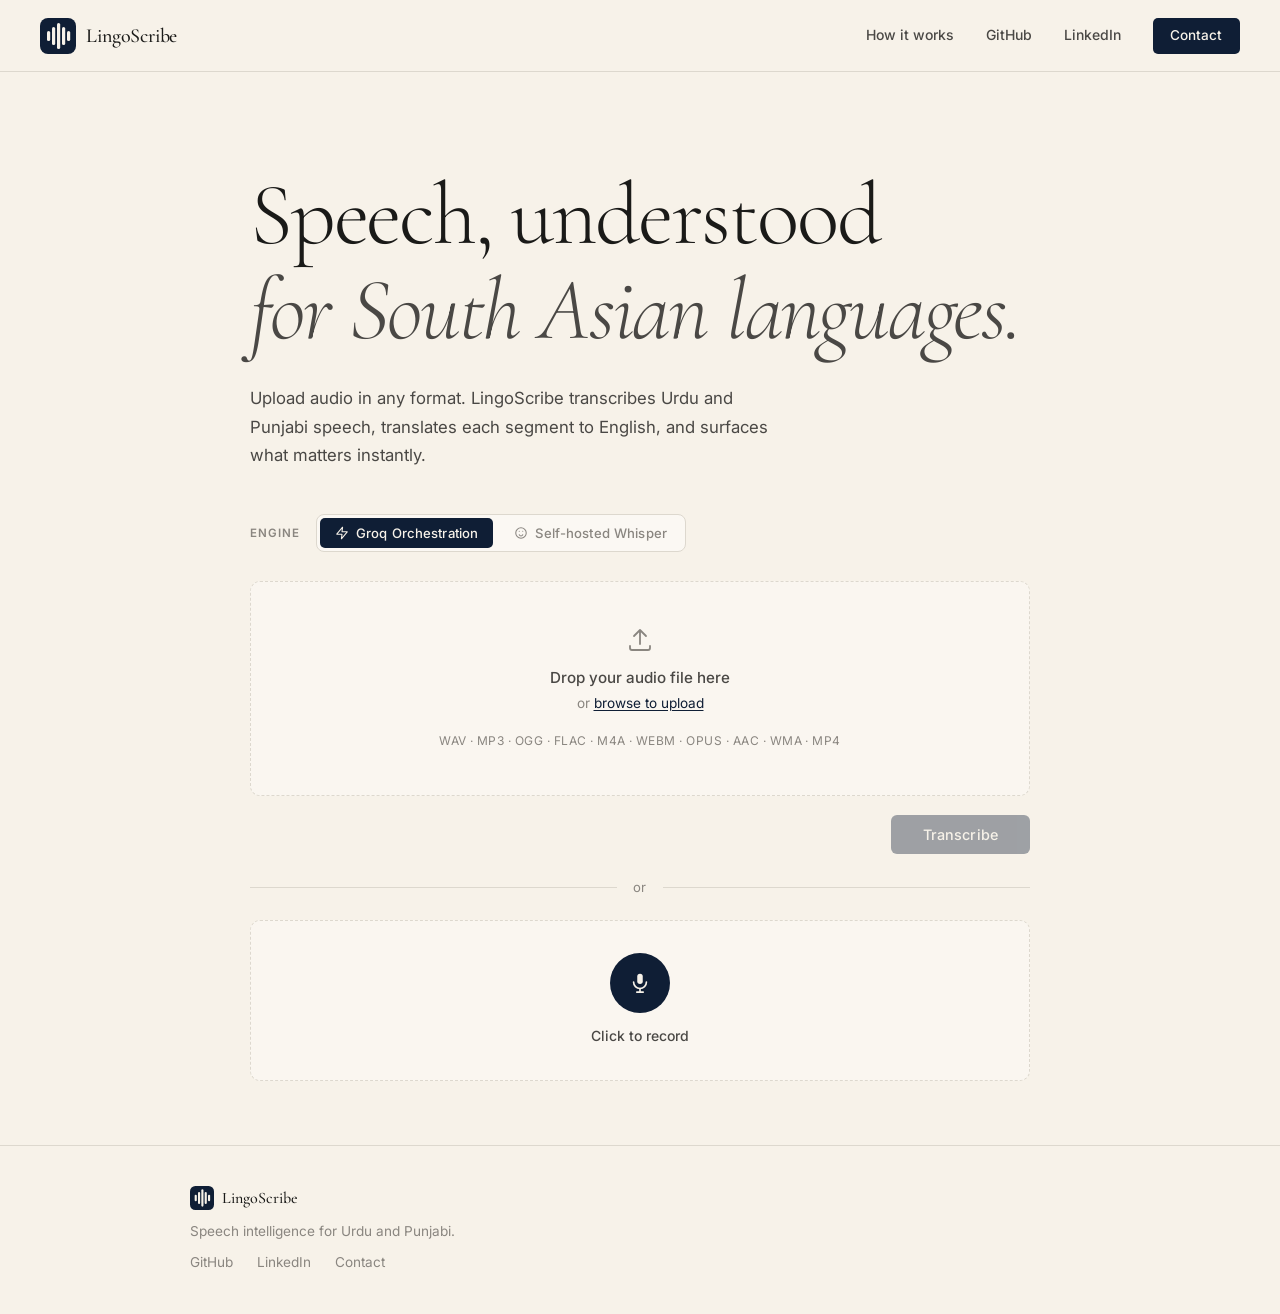
<file: index.html>
<!DOCTYPE html>
<html lang="en">
<head>
  <meta charset="UTF-8" />
  <meta name="viewport" content="width=device-width, initial-scale=1.0" />
  <title>LingoScribe: AI Speech to Text for Urdu and Punjabi</title>

  <!-- Primary SEO -->
  <meta name="description" content="Free Urdu and Punjabi speech-to-text. Transcribe audio instantly, get English translation per segment, and surface AI insights. Upload any format or record live in your browser." />
  <meta name="keywords" content="urdu speech to text, punjabi speech to text, urdu transcription, urdu audio to text, urdu voice recognition, punjabi transcription online, south asian speech recognition, urdu translation ai, pakistani language ai, audio transcription urdu, speech recognition punjabi, urdu nlp" />
  <meta name="author" content="Muhammad Farhan" />
  <meta name="robots" content="index, follow" />
  <meta name="theme-color" content="#0F1E35" />
  <meta name="application-name" content="LingoScribe" />
  <link rel="canonical" href="https://lingoscribe-frontend.vercel.app/" />

  <!-- Open Graph -->
  <meta property="og:type" content="website" />
  <meta property="og:site_name" content="LingoScribe" />
  <meta property="og:title" content="LingoScribe: AI Speech to Text for Urdu and Punjabi" />
  <meta property="og:description" content="Transcribe Urdu and Punjabi audio to text, translate each segment to English, and get AI-powered insights. Free, no signup, works in the browser." />
  <meta property="og:url" content="https://lingoscribe-frontend.vercel.app/" />
  <meta property="og:image" content="https://lingoscribe-frontend.vercel.app/og-image.svg" />
  <meta property="og:image:width" content="1200" />
  <meta property="og:image:height" content="630" />
  <meta property="og:image:alt" content="LingoScribe: AI Speech to Text for Urdu and Punjabi" />
  <meta property="og:locale" content="en_US" />

  <!-- Twitter Card -->
  <meta name="twitter:card" content="summary_large_image" />
  <meta name="twitter:title" content="LingoScribe: AI Speech to Text for Urdu and Punjabi" />
  <meta name="twitter:description" content="Transcribe Urdu and Punjabi audio instantly. English translation per segment, AI insights, and live recording. All free in your browser." />
  <meta name="twitter:image" content="https://lingoscribe-frontend.vercel.app/og-image.svg" />
  <meta name="twitter:image:alt" content="LingoScribe: AI Speech to Text for Urdu and Punjabi" />
  <meta name="twitter:creator" content="@muhmdfarhan0" />

  <!-- Structured Data -->
  <script type="application/ld+json">
  {
    "@context": "https://schema.org",
    "@type": "WebApplication",
    "name": "LingoScribe",
    "url": "https://lingoscribe-frontend.vercel.app/",
    "description": "AI-powered speech transcription and translation for Urdu and Punjabi. Converts audio to text, translates to English per segment, and generates insights using Groq Whisper and LLM.",
    "applicationCategory": "MultimediaApplication",
    "operatingSystem": "Web",
    "browserRequirements": "Requires a modern browser with JavaScript enabled",
    "featureList": [
      "Urdu speech to text",
      "Punjabi speech to text",
      "Audio to English translation",
      "Real-time microphone recording",
      "AI-generated insights",
      "Transcript Q&A"
    ],
    "inLanguage": ["ur", "pa", "en"],
    "author": {
      "@type": "Person",
      "name": "Muhammad Farhan",
      "url": "https://www.farhanai.online",
      "sameAs": [
        "https://github.com/muhmdfarhan0",
        "https://www.linkedin.com/in/muhammad-farhan07567"
      ]
    },
    "offers": {
      "@type": "Offer",
      "price": "0",
      "priceCurrency": "USD"
    },
    "potentialAction": {
      "@type": "Action",
      "name": "Transcribe Audio",
      "target": "https://lingoscribe-frontend.vercel.app/"
    }
  }
  </script>

  <link rel="icon" type="image/svg+xml" href="/favicon.svg" />
  <link rel="preconnect" href="https://fonts.googleapis.com" />
  <link rel="preconnect" href="https://fonts.gstatic.com" crossorigin />
  <link href="https://fonts.googleapis.com/css2?family=Cormorant+Garamond:ital,wght@0,300;0,400;0,500;0,600;1,300;1,400;1,500&family=Inter:wght@300;400;500;600&display=swap" rel="stylesheet" />
  <link rel="stylesheet" href="style.css" />
</head>
<body>

  <!-- NAV -->
  <nav>
    <a href="/" class="nav-brand">
      <svg class="logo-mark" width="36" height="36" viewBox="0 0 36 36" fill="none" xmlns="http://www.w3.org/2000/svg">
        <rect width="36" height="36" rx="8" fill="#0F1E35"/>
        <rect x="7"  y="13" width="3.2" height="10" rx="1.6" fill="#F7F2E9"/>
        <rect x="12" y="9"  width="3.2" height="18" rx="1.6" fill="#F7F2E9"/>
        <rect x="17" y="5"  width="3.2" height="26" rx="1.6" fill="#F7F2E9"/>
        <rect x="22" y="9"  width="3.2" height="18" rx="1.6" fill="#F7F2E9"/>
        <rect x="27" y="13" width="3.2" height="10" rx="1.6" fill="#F7F2E9"/>
      </svg>
      <span class="wordmark">LingoScribe</span>
    </a>
    <div class="nav-links">
      <a href="/how-it-works.html">How it works</a>
      <a href="https://github.com/muhmdfarhan0" target="_blank" rel="noopener">GitHub</a>
      <a href="https://www.linkedin.com/in/muhammad-farhan07567" target="_blank" rel="noopener">LinkedIn</a>
      <a href="https://www.farhanai.online/contact" target="_blank" rel="noopener" class="nav-cta">Contact</a>
    </div>
  </nav>

  <!-- HERO -->
  <section class="hero">
    <div class="hero-inner">
      <h1 class="hero-heading">
        Speech, understood
        <em class="hero-sub">for South Asian languages.</em>
      </h1>
      <p class="hero-desc">
        Upload audio in any format. LingoScribe transcribes Urdu and Punjabi speech, 
        translates each segment to English, and surfaces what matters instantly.
      </p>

      <!-- ENGINE SELECTOR -->
      <div class="engine-selector">
        <span class="engine-selector-label">Engine</span>
        <div class="engine-pills">
          <button class="engine-pill active" data-engine="groq" type="button">
            <svg width="14" height="14" viewBox="0 0 24 24" fill="none">
              <path d="M13 2L3 14h9l-1 8 10-12h-9l1-8z" stroke="currentColor" stroke-width="1.8" stroke-linejoin="round"/>
            </svg>
            Groq Orchestration
          </button>
          <button class="engine-pill" data-engine="hf" type="button">
            <svg width="14" height="14" viewBox="0 0 24 24" fill="none">
              <circle cx="12" cy="12" r="9" stroke="currentColor" stroke-width="1.8"/>
              <path d="M9 9h.01M15 9h.01M9 15s1 2 3 2 3-2 3-2" stroke="currentColor" stroke-width="1.8" stroke-linecap="round"/>
            </svg>
            Self-hosted Whisper
          </button>
        </div>
      </div>
      <div class="engine-notice hidden" id="engineNotice">
        Self-hosted mode - transcription only. Translation and AI insights are not available in this mode.
      </div>

      <!-- UPLOAD ZONE -->
      <div class="upload-zone" id="uploadZone">
        <svg width="28" height="28" viewBox="0 0 28 28" fill="none">
          <path d="M14 4v14M8 10l6-6 6 6" stroke="currentColor" stroke-width="1.8" stroke-linecap="round" stroke-linejoin="round"/>
          <path d="M4 20v2a2 2 0 002 2h16a2 2 0 002-2v-2" stroke="currentColor" stroke-width="1.8" stroke-linecap="round"/>
        </svg>
        <div class="upload-text">
          <span class="upload-primary">Drop your audio file here</span>
          <span class="upload-secondary">or <label for="audioFile" class="file-browse">browse to upload</label></span>
        </div>
        <div class="upload-formats">WAV · MP3 · OGG · FLAC · M4A · WEBM · OPUS · AAC · WMA · MP4</div>
        <input
          type="file"
          id="audioFile"
          accept="audio/*,video/mp4,video/webm,.mp4,.m4a,.mp3,.wav,.flac,.ogg,.opus,.wma,.aac,.aiff,.amr,.3gp,.caf"
        />
      </div>

      <div class="upload-actions">
        <span id="selectedFile" class="selected-file"></span>
        <button id="processBtn" disabled>Transcribe</button>
      </div>

      <div class="input-divider">or</div>

      <div class="record-section" id="recordSection">
        <button id="micBtn" class="mic-btn" type="button" title="Record audio">
          <svg id="micIcon" width="22" height="22" viewBox="0 0 24 24" fill="none" xmlns="http://www.w3.org/2000/svg">
            <rect x="9" y="2" width="6" height="11" rx="3" fill="currentColor"/>
            <path d="M5 11a7 7 0 0014 0" stroke="currentColor" stroke-width="1.8" stroke-linecap="round" fill="none"/>
            <line x1="12" y1="18" x2="12" y2="22" stroke="currentColor" stroke-width="1.8" stroke-linecap="round"/>
            <line x1="8.5" y1="22" x2="15.5" y2="22" stroke="currentColor" stroke-width="1.8" stroke-linecap="round"/>
          </svg>
          <svg id="stopIcon" class="hidden" width="18" height="18" viewBox="0 0 18 18" fill="currentColor" xmlns="http://www.w3.org/2000/svg">
            <rect x="3" y="3" width="12" height="12" rx="2"/>
          </svg>
        </button>
        <div class="record-meta">
          <span class="record-label" id="recordLabel">Click to record</span>
          <span class="record-timer hidden" id="recordTimer">0:00</span>
        </div>
      </div>

    </div>
  </section>

  <!-- STATUS -->
  <div id="statusBar" class="status-bar hidden">
    <div class="status-inner">
      <div class="wave-loader">
        <span></span><span></span><span></span><span></span><span></span>
      </div>
      <span id="statusText">Processing…</span>
    </div>
  </div>

  <!-- RESULTS -->
  <section id="resultsSection" class="results hidden">
    <div class="results-inner">

      <!-- META ROW -->
      <div class="meta-row">
        <div class="meta-pill">
          <span class="meta-label">Language</span>
          <span class="meta-value" id="metaLang">-</span>
        </div>
        <div class="meta-pill">
          <span class="meta-label">Segments</span>
          <span class="meta-value" id="metaSegments">-</span>
        </div>
        <div class="meta-pill">
          <span class="meta-label">Confidence</span>
          <span class="meta-value" id="metaConf">-</span>
        </div>
      </div>

      <!-- TRANSCRIPT TABLE -->
      <div class="section-label">Transcript</div>
      <div class="table-scroll">
        <table class="transcript-table">
          <thead>
            <tr id="tableHead"></tr>
          </thead>
          <tbody id="tableBody"></tbody>
        </table>
      </div>

      <!-- INSIGHTS -->
      <div id="insightsBlock" class="insights-block hidden">
        <div class="section-label">Insights</div>
        <div class="insights-grid">
          <div class="insight-card" id="cardSummary">
            <div class="insight-card-label">Summary</div>
            <div class="insight-card-body" id="insSummary"></div>
          </div>
          <div class="insight-card" id="cardTopics">
            <div class="insight-card-label">Key Topics</div>
            <ul class="topics-list" id="insTopics"></ul>
          </div>
          <div class="insight-card" id="cardTone">
            <div class="insight-card-label">Tone</div>
            <div class="insight-card-body" id="insTone"></div>
          </div>
          <div class="insight-card insight-card--wide" id="cardObs">
            <div class="insight-card-label">Observation</div>
            <div class="insight-card-body" id="insObs"></div>
          </div>
        </div>
      </div>

      <!-- ASK -->
      <div id="askBlock" class="ask-block hidden">
        <div class="section-label">Ask about this transcript</div>
        <div class="ask-row">
          <input type="text" id="askInput" class="ask-input" placeholder="What were the main points discussed?" />
          <button id="askBtn" class="ask-btn">Ask</button>
        </div>
        <div id="askAnswer" class="ask-answer hidden"></div>
      </div>

    </div>
  </section>

  <!-- ERROR -->
  <div id="errorBar" class="error-bar hidden">
    <span id="errorText"></span>
    <button onclick="document.getElementById('errorBar').classList.add('hidden')">Dismiss</button>
  </div>

  <!-- FOOTER -->
  <footer>
    <div class="footer-inner">
      <div class="footer-brand">
        <svg width="24" height="24" viewBox="0 0 36 36" fill="none">
          <rect width="36" height="36" rx="8" fill="#0F1E35"/>
          <rect x="7"  y="13" width="3.2" height="10" rx="1.6" fill="#F7F2E9"/>
          <rect x="12" y="9"  width="3.2" height="18" rx="1.6" fill="#F7F2E9"/>
          <rect x="17" y="5"  width="3.2" height="26" rx="1.6" fill="#F7F2E9"/>
          <rect x="22" y="9"  width="3.2" height="18" rx="1.6" fill="#F7F2E9"/>
          <rect x="27" y="13" width="3.2" height="10" rx="1.6" fill="#F7F2E9"/>
        </svg>
        <span>LingoScribe</span>
      </div>
      <p class="footer-desc">Speech intelligence for Urdu and Punjabi.</p>
      <div class="footer-links">
        <a href="https://github.com/muhmdfarhan0" target="_blank" rel="noopener">GitHub</a>
        <a href="https://www.linkedin.com/in/muhammad-farhan07567" target="_blank" rel="noopener">LinkedIn</a>
        <a href="https://www.farhanai.online/contact" target="_blank" rel="noopener">Contact</a>
      </div>
    </div>
  </footer>

  <script src="app.js"></script>
</body>
</html>
</file>
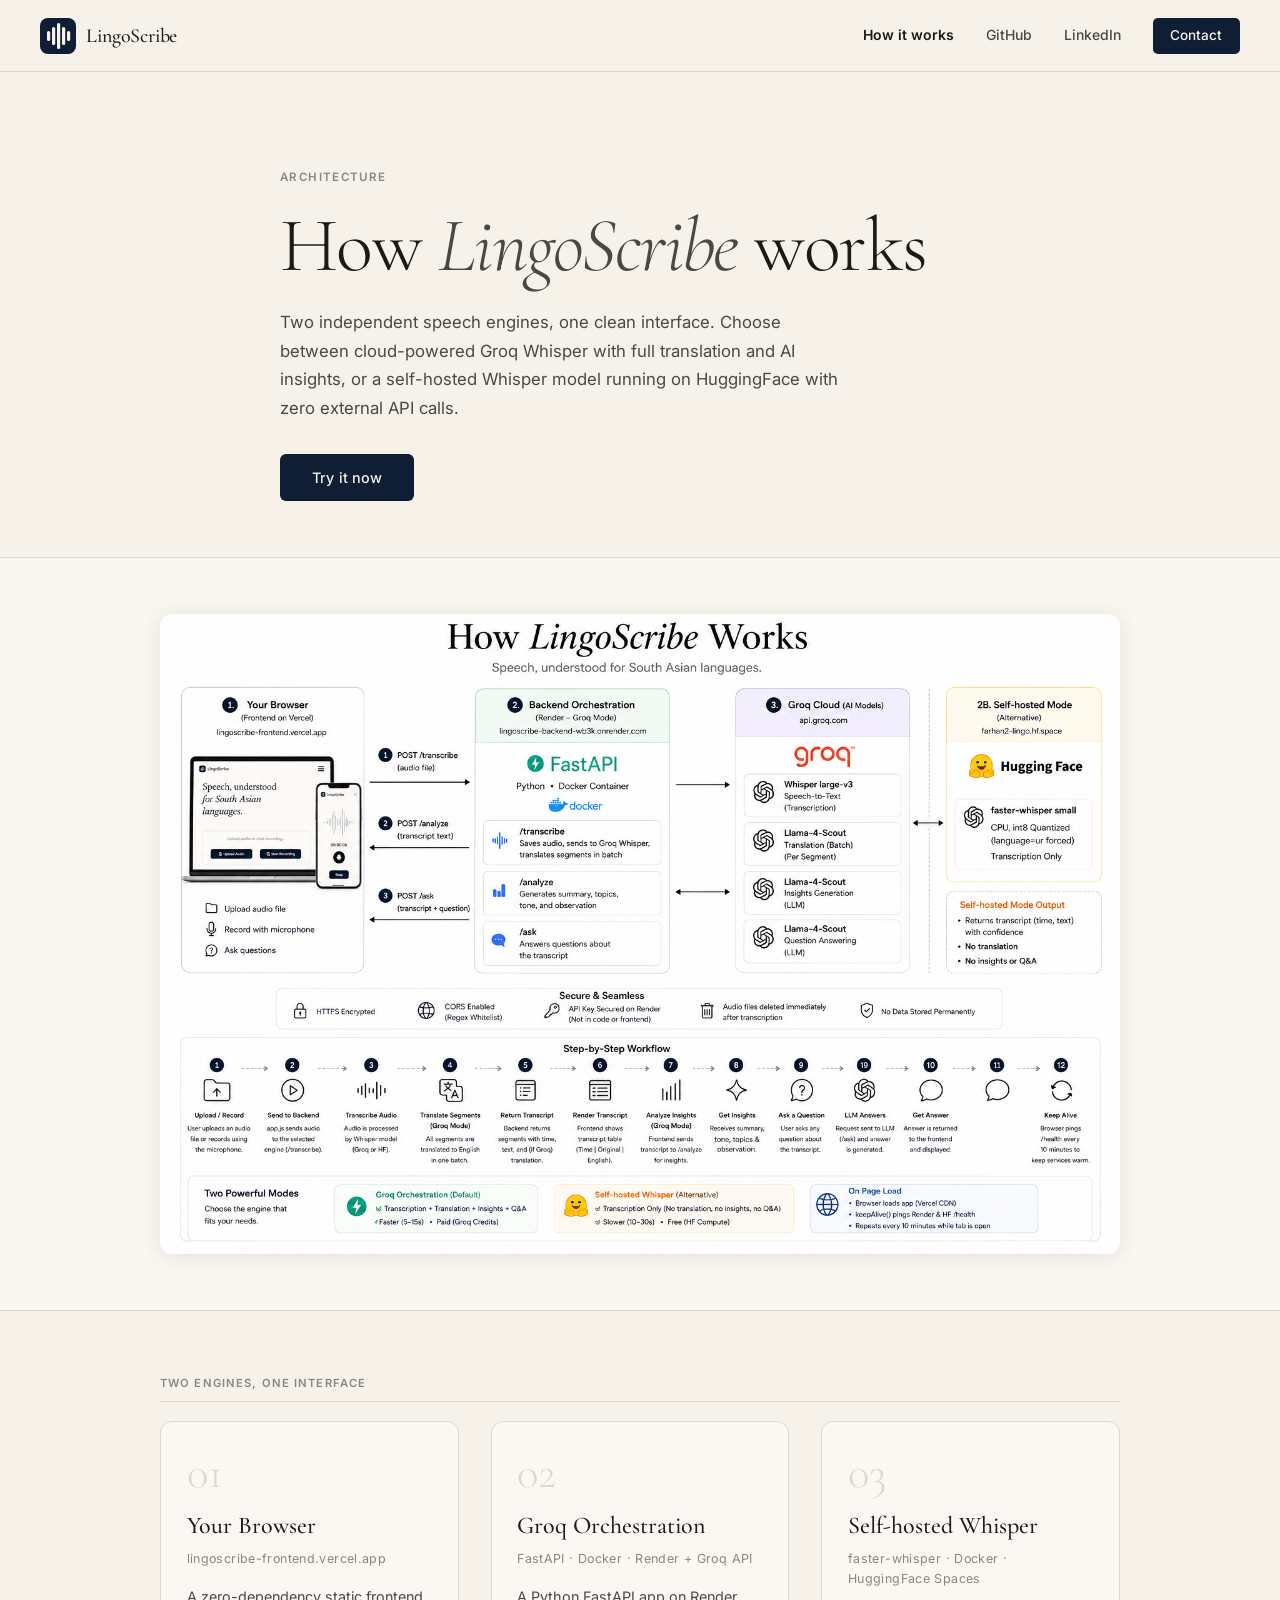
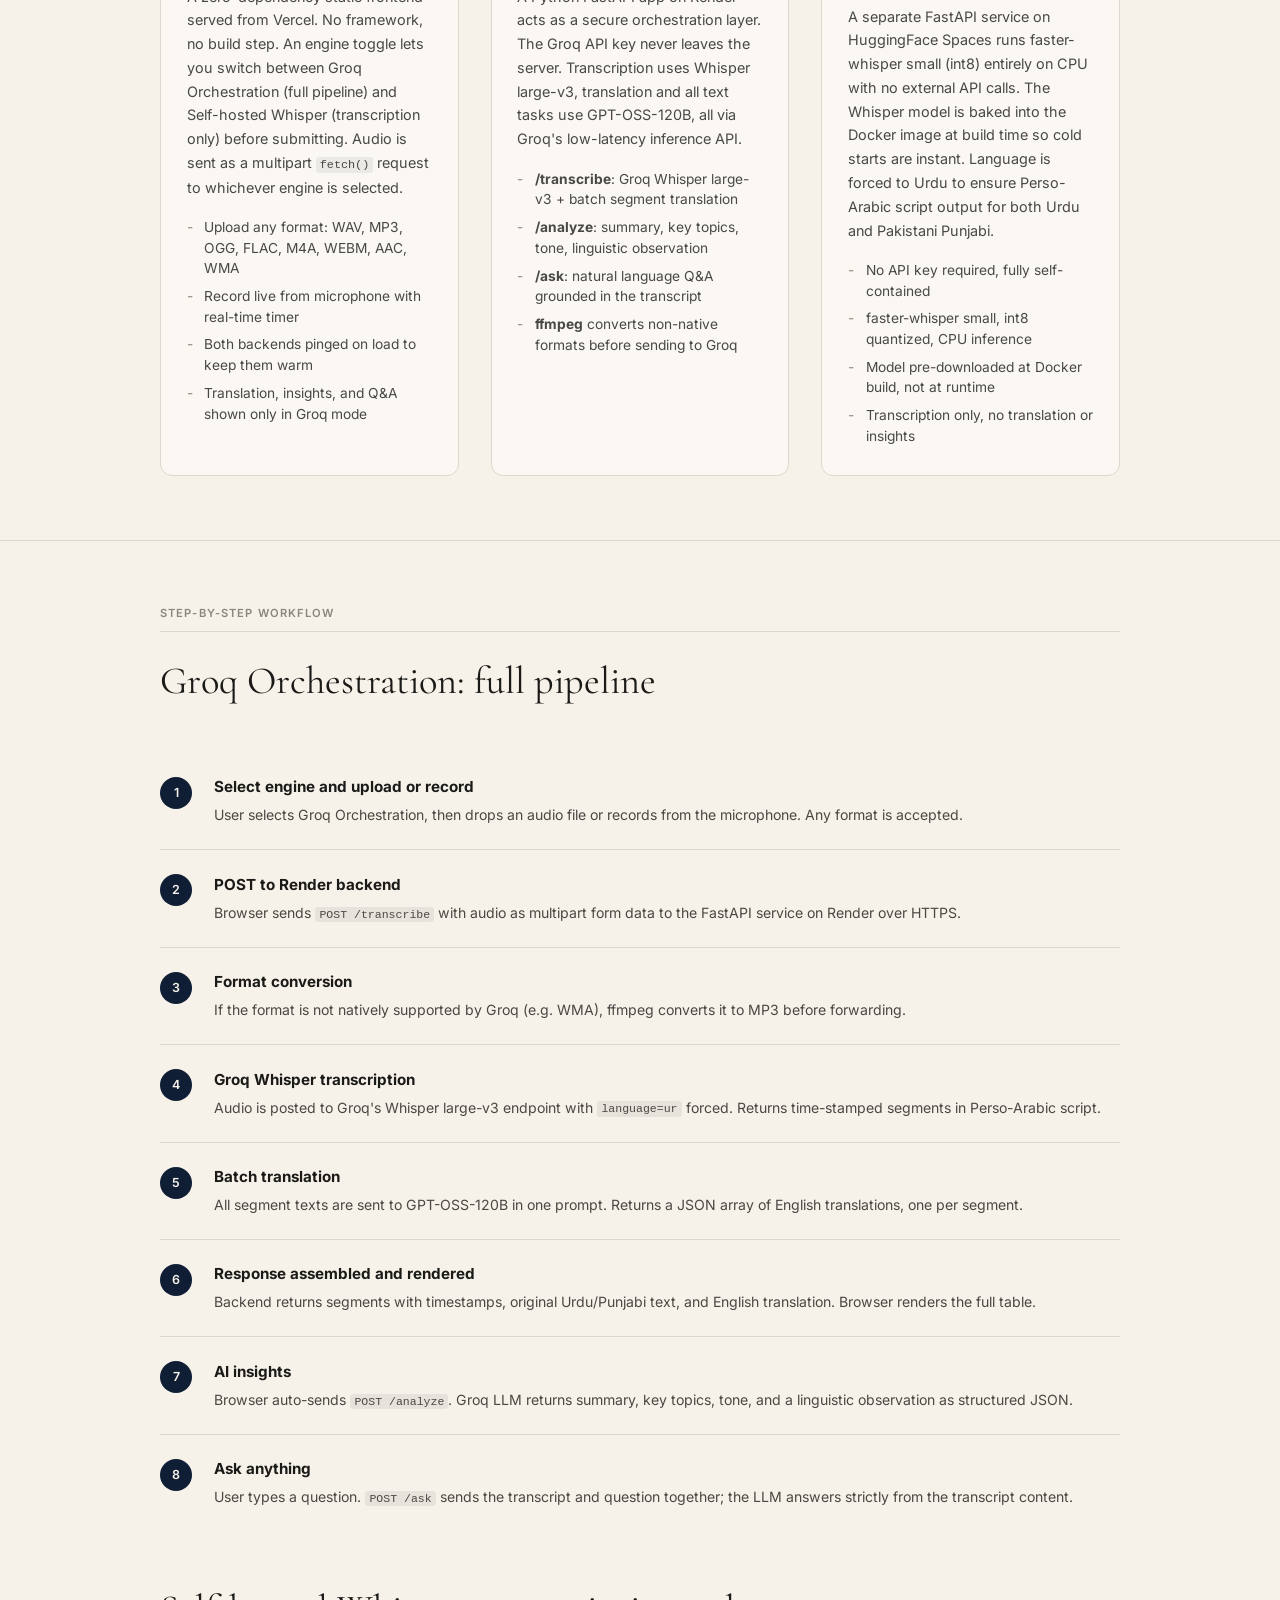
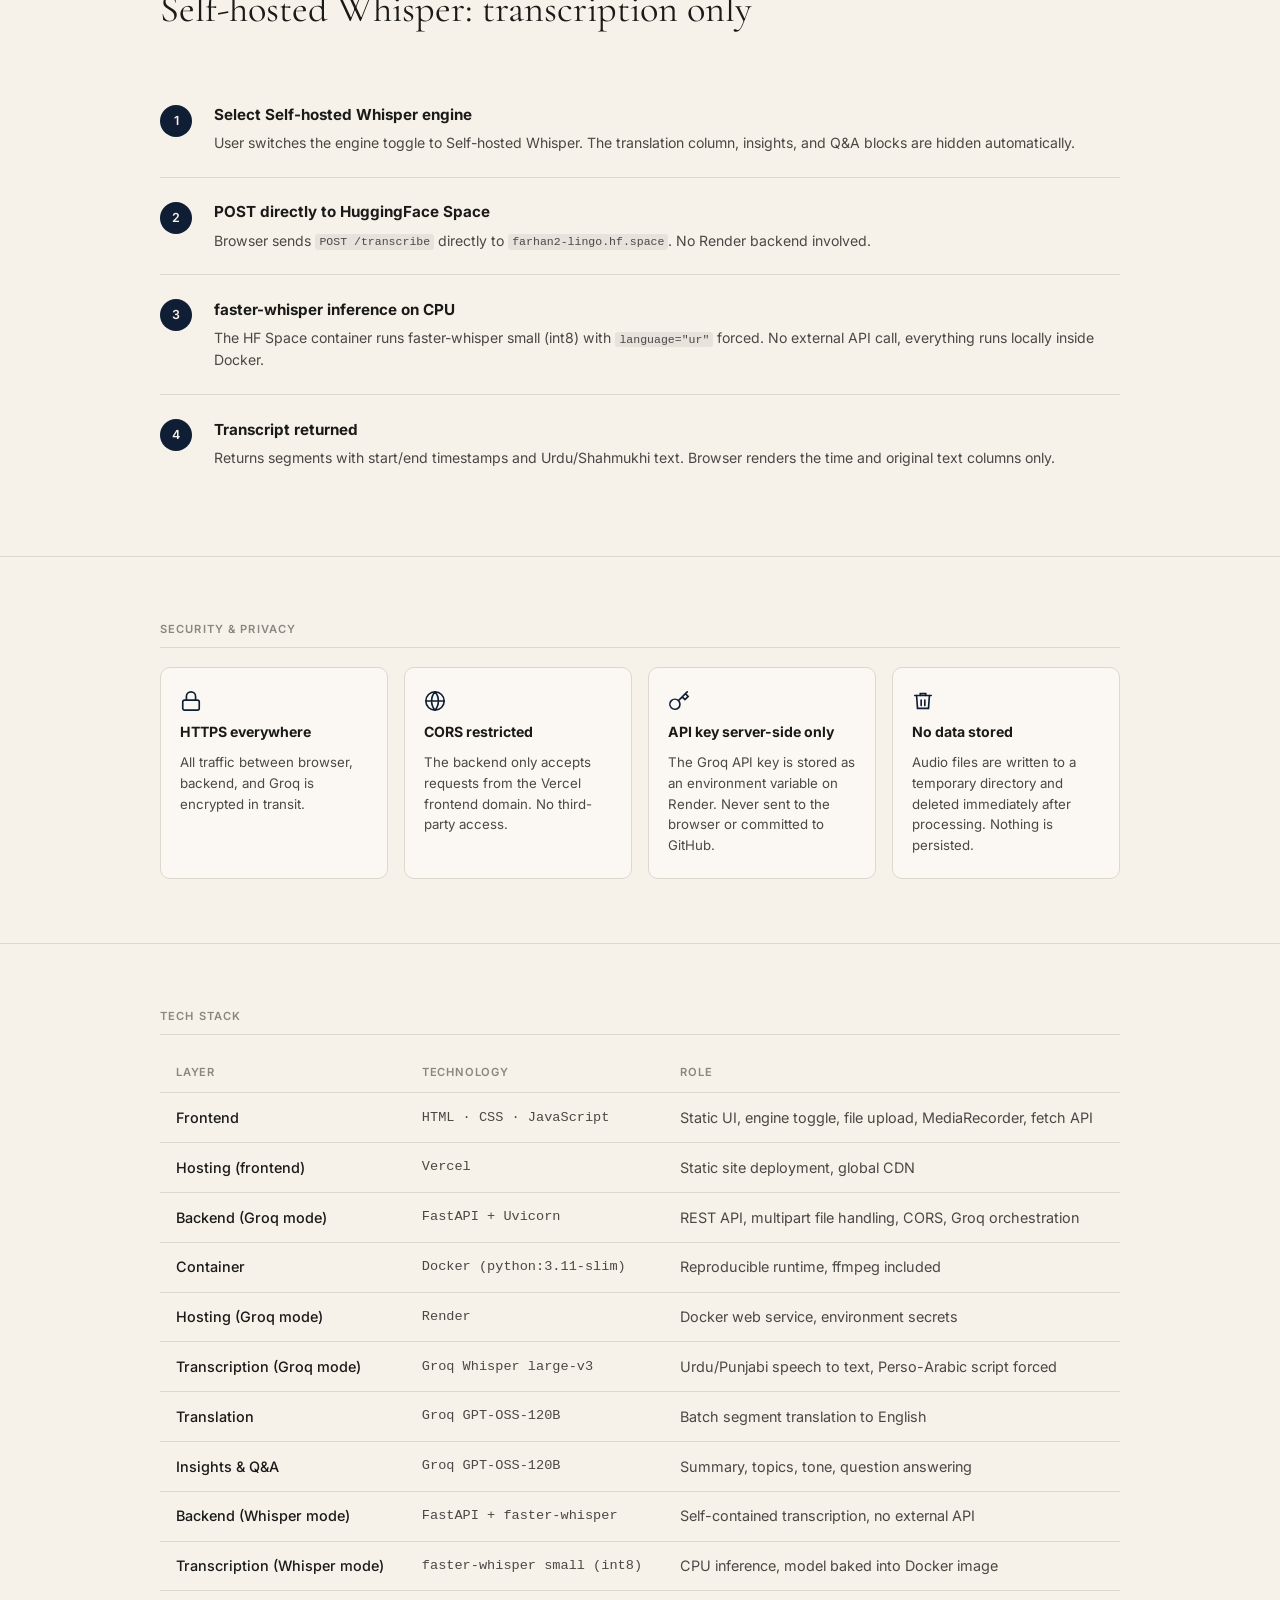
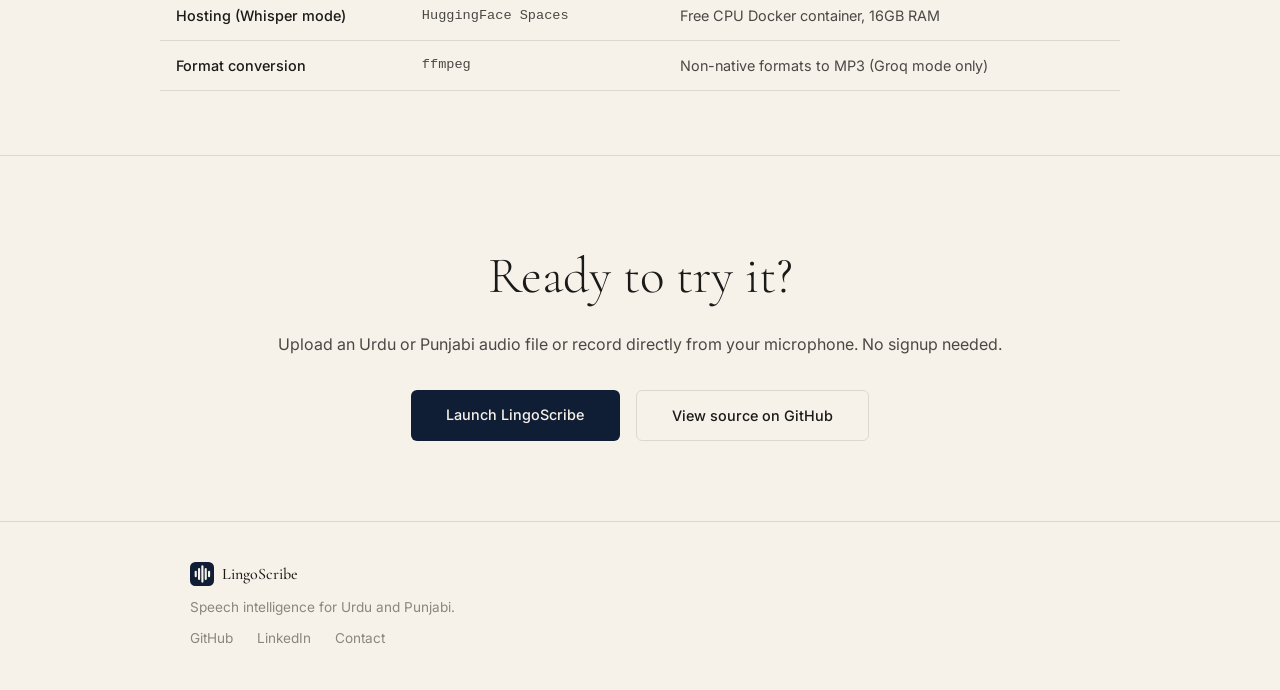
<file: how-it-works.html>
<!DOCTYPE html>
<html lang="en">
<head>
  <meta charset="UTF-8" />
  <meta name="viewport" content="width=device-width, initial-scale=1.0" />
  <title>How LingoScribe Works: Urdu and Punjabi AI Speech Pipeline Explained</title>

  <!-- Primary SEO -->
  <meta name="description" content="Learn how LingoScribe transcribes Urdu and Punjabi speech to text. A step-by-step breakdown of the browser, FastAPI backend, Groq Whisper, and LLM translation pipeline." />
  <meta name="keywords" content="how urdu speech recognition works, urdu speech to text pipeline, groq whisper urdu, fastapi speech recognition, punjabi ai transcription, speech to text api urdu, urdu nlp pipeline, audio transcription architecture" />
  <meta name="author" content="Muhammad Farhan" />
  <meta name="robots" content="index, follow" />
  <meta name="theme-color" content="#0F1E35" />
  <link rel="canonical" href="https://lingoscribe-frontend.vercel.app/how-it-works.html" />

  <!-- Open Graph -->
  <meta property="og:type" content="article" />
  <meta property="og:site_name" content="LingoScribe" />
  <meta property="og:title" content="How LingoScribe Works: Urdu and Punjabi AI Speech Pipeline" />
  <meta property="og:description" content="Step-by-step breakdown of how LingoScribe transcribes Urdu and Punjabi audio. From browser upload through Groq Whisper, LLM translation, and AI insights." />
  <meta property="og:url" content="https://lingoscribe-frontend.vercel.app/how-it-works.html" />
  <meta property="og:image" content="https://lingoscribe-frontend.vercel.app/og-image.svg" />
  <meta property="og:image:alt" content="LingoScribe: AI Speech to Text for Urdu and Punjabi" />

  <!-- Twitter Card -->
  <meta name="twitter:card" content="summary_large_image" />
  <meta name="twitter:title" content="How LingoScribe Works: Urdu and Punjabi AI Speech Pipeline" />
  <meta name="twitter:description" content="Step-by-step breakdown of how LingoScribe transcribes Urdu and Punjabi speech. Groq Whisper, LLM translation, FastAPI, Docker." />
  <meta name="twitter:image" content="https://lingoscribe-frontend.vercel.app/og-image.svg" />
  <meta name="twitter:image:alt" content="LingoScribe: AI Speech to Text for Urdu and Punjabi" />
  <meta name="twitter:creator" content="@muhmdfarhan0" />

  <!-- Structured Data -->
  <script type="application/ld+json">
  {
    "@context": "https://schema.org",
    "@type": "TechArticle",
    "headline": "How LingoScribe Works: Urdu and Punjabi AI Speech Pipeline Explained",
    "description": "A detailed walkthrough of the LingoScribe speech-to-text pipeline: browser upload, FastAPI backend on Render, Groq Whisper large-v3 transcription, LLM batch translation, and AI insights.",
    "url": "https://lingoscribe-frontend.vercel.app/how-it-works.html",
    "image": "https://lingoscribe-frontend.vercel.app/og-image.svg",
    "author": {
      "@type": "Person",
      "name": "Muhammad Farhan",
      "url": "https://www.farhanai.online"
    },
    "publisher": {
      "@type": "Organization",
      "name": "LingoScribe",
      "url": "https://lingoscribe-frontend.vercel.app"
    },
    "about": {
      "@type": "SoftwareApplication",
      "name": "LingoScribe",
      "applicationCategory": "MultimediaApplication"
    },
    "keywords": "urdu speech to text, groq whisper, fastapi, punjabi transcription, nlp pipeline"
  }
  </script>

  <link rel="icon" type="image/svg+xml" href="/favicon.svg" />
  <link rel="preconnect" href="https://fonts.googleapis.com" />
  <link rel="preconnect" href="https://fonts.gstatic.com" crossorigin />
  <link href="https://fonts.googleapis.com/css2?family=Cormorant+Garamond:ital,wght@0,300;0,400;0,500;0,600;1,300;1,400;1,500&family=Inter:wght@300;400;500;600&display=swap" rel="stylesheet" />
  <link rel="stylesheet" href="style.css" />
  <link rel="stylesheet" href="how-it-works.css" />
</head>
<body>

  <!-- NAV -->
  <nav>
    <a href="/" class="nav-brand">
      <svg class="logo-mark" width="36" height="36" viewBox="0 0 36 36" fill="none" xmlns="http://www.w3.org/2000/svg">
        <rect width="36" height="36" rx="8" fill="#0F1E35"/>
        <rect x="7"  y="13" width="3.2" height="10" rx="1.6" fill="#F7F2E9"/>
        <rect x="12" y="9"  width="3.2" height="18" rx="1.6" fill="#F7F2E9"/>
        <rect x="17" y="5"  width="3.2" height="26" rx="1.6" fill="#F7F2E9"/>
        <rect x="22" y="9"  width="3.2" height="18" rx="1.6" fill="#F7F2E9"/>
        <rect x="27" y="13" width="3.2" height="10" rx="1.6" fill="#F7F2E9"/>
      </svg>
      <span class="wordmark">LingoScribe</span>
    </a>
    <div class="nav-links">
      <a href="/how-it-works.html" class="nav-active">How it works</a>
      <a href="https://github.com/muhmdfarhan0" target="_blank" rel="noopener">GitHub</a>
      <a href="https://www.linkedin.com/in/muhammad-farhan07567" target="_blank" rel="noopener">LinkedIn</a>
      <a href="https://www.farhanai.online/contact" target="_blank" rel="noopener" class="nav-cta">Contact</a>
    </div>
  </nav>

  <!-- HERO -->
  <section class="hiw-hero">
    <div class="hiw-hero-inner">
      <p class="hiw-eyebrow">Architecture</p>
      <h1 class="hiw-heading">
        How <em>LingoScribe</em> works
      </h1>
      <p class="hiw-desc">
        Two independent speech engines, one clean interface. Choose between cloud-powered
        Groq Whisper with full translation and AI insights, or a self-hosted Whisper model
        running on HuggingFace with zero external API calls.
      </p>
      <a href="/" class="hiw-try-btn">Try it now</a>
    </div>
  </section>


  <!-- DIAGRAM -->
  <section class="hiw-diagram-section">
    <div class="hiw-inner">
      <img
        src="architecture-diagram.png"
        alt="LingoScribe dual-engine architecture: Groq Orchestration and Self-hosted Whisper pipelines"
        class="hiw-diagram"
        loading="eager"
      />
    </div>
  </section>

  <!-- THREE PILLARS -->
  <section class="hiw-pillars">
    <div class="hiw-inner">
      <div class="hiw-section-label">Two engines, one interface</div>
      <div class="hiw-pillars-grid">

        <article class="hiw-pillar">
          <div class="hiw-pillar-num">01</div>
          <h2 class="hiw-pillar-title">Your Browser</h2>
          <p class="hiw-pillar-sub">lingoscribe-frontend.vercel.app</p>
          <p class="hiw-pillar-body">
            A zero-dependency static frontend served from Vercel. No framework, no build step.
            An engine toggle lets you switch between Groq Orchestration (full pipeline) and
            Self-hosted Whisper (transcription only) before submitting. Audio is sent as a
            multipart <code>fetch()</code> request to whichever engine is selected.
          </p>
          <ul class="hiw-pillar-list">
            <li>Upload any format: WAV, MP3, OGG, FLAC, M4A, WEBM, AAC, WMA</li>
            <li>Record live from microphone with real-time timer</li>
            <li>Both backends pinged on load to keep them warm</li>
            <li>Translation, insights, and Q&amp;A shown only in Groq mode</li>
          </ul>
        </article>

        <article class="hiw-pillar">
          <div class="hiw-pillar-num">02</div>
          <h2 class="hiw-pillar-title">Groq Orchestration</h2>
          <p class="hiw-pillar-sub">FastAPI · Docker · Render + Groq API</p>
          <p class="hiw-pillar-body">
            A Python FastAPI app on Render acts as a secure orchestration layer. The Groq API key
            never leaves the server. Transcription uses Whisper large-v3, translation and all text
            tasks use GPT-OSS-120B, all via Groq's low-latency inference API.
          </p>
          <ul class="hiw-pillar-list">
            <li><strong>/transcribe</strong>: Groq Whisper large-v3 + batch segment translation</li>
            <li><strong>/analyze</strong>: summary, key topics, tone, linguistic observation</li>
            <li><strong>/ask</strong>: natural language Q&amp;A grounded in the transcript</li>
            <li><strong>ffmpeg</strong> converts non-native formats before sending to Groq</li>
          </ul>
        </article>

        <article class="hiw-pillar">
          <div class="hiw-pillar-num">03</div>
          <h2 class="hiw-pillar-title">Self-hosted Whisper</h2>
          <p class="hiw-pillar-sub">faster-whisper · Docker · HuggingFace Spaces</p>
          <p class="hiw-pillar-body">
            A separate FastAPI service on HuggingFace Spaces runs faster-whisper small (int8)
            entirely on CPU with no external API calls. The Whisper model is baked into the
            Docker image at build time so cold starts are instant. Language is forced to Urdu
            to ensure Perso-Arabic script output for both Urdu and Pakistani Punjabi.
          </p>
          <ul class="hiw-pillar-list">
            <li>No API key required, fully self-contained</li>
            <li>faster-whisper small, int8 quantized, CPU inference</li>
            <li>Model pre-downloaded at Docker build, not at runtime</li>
            <li>Transcription only, no translation or insights</li>
          </ul>
        </article>

      </div>
    </div>
  </section>

  <!-- STEP BY STEP -->
  <section class="hiw-steps">
    <div class="hiw-inner">
      <div class="hiw-section-label">Step-by-step workflow</div>
      <h2 class="hiw-steps-heading">Groq Orchestration: full pipeline</h2>
      <ol class="hiw-steps-list">
        <li class="hiw-step">
          <span class="hiw-step-num">1</span>
          <div>
            <strong>Select engine and upload or record</strong>
            <p>User selects Groq Orchestration, then drops an audio file or records from the microphone. Any format is accepted.</p>
          </div>
        </li>
        <li class="hiw-step">
          <span class="hiw-step-num">2</span>
          <div>
            <strong>POST to Render backend</strong>
            <p>Browser sends <code>POST /transcribe</code> with audio as multipart form data to the FastAPI service on Render over HTTPS.</p>
          </div>
        </li>
        <li class="hiw-step">
          <span class="hiw-step-num">3</span>
          <div>
            <strong>Format conversion</strong>
            <p>If the format is not natively supported by Groq (e.g. WMA), ffmpeg converts it to MP3 before forwarding.</p>
          </div>
        </li>
        <li class="hiw-step">
          <span class="hiw-step-num">4</span>
          <div>
            <strong>Groq Whisper transcription</strong>
            <p>Audio is posted to Groq's Whisper large-v3 endpoint with <code>language=ur</code> forced. Returns time-stamped segments in Perso-Arabic script.</p>
          </div>
        </li>
        <li class="hiw-step">
          <span class="hiw-step-num">5</span>
          <div>
            <strong>Batch translation</strong>
            <p>All segment texts are sent to GPT-OSS-120B in one prompt. Returns a JSON array of English translations, one per segment.</p>
          </div>
        </li>
        <li class="hiw-step">
          <span class="hiw-step-num">6</span>
          <div>
            <strong>Response assembled and rendered</strong>
            <p>Backend returns segments with timestamps, original Urdu/Punjabi text, and English translation. Browser renders the full table.</p>
          </div>
        </li>
        <li class="hiw-step">
          <span class="hiw-step-num">7</span>
          <div>
            <strong>AI insights</strong>
            <p>Browser auto-sends <code>POST /analyze</code>. Groq LLM returns summary, key topics, tone, and a linguistic observation as structured JSON.</p>
          </div>
        </li>
        <li class="hiw-step">
          <span class="hiw-step-num">8</span>
          <div>
            <strong>Ask anything</strong>
            <p>User types a question. <code>POST /ask</code> sends the transcript and question together; the LLM answers strictly from the transcript content.</p>
          </div>
        </li>
      </ol>

      <h2 class="hiw-steps-heading" style="margin-top:3rem;">Self-hosted Whisper: transcription only</h2>
      <ol class="hiw-steps-list">
        <li class="hiw-step">
          <span class="hiw-step-num">1</span>
          <div>
            <strong>Select Self-hosted Whisper engine</strong>
            <p>User switches the engine toggle to Self-hosted Whisper. The translation column, insights, and Q&amp;A blocks are hidden automatically.</p>
          </div>
        </li>
        <li class="hiw-step">
          <span class="hiw-step-num">2</span>
          <div>
            <strong>POST directly to HuggingFace Space</strong>
            <p>Browser sends <code>POST /transcribe</code> directly to <code>farhan2-lingo.hf.space</code>. No Render backend involved.</p>
          </div>
        </li>
        <li class="hiw-step">
          <span class="hiw-step-num">3</span>
          <div>
            <strong>faster-whisper inference on CPU</strong>
            <p>The HF Space container runs faster-whisper small (int8) with <code>language="ur"</code> forced. No external API call, everything runs locally inside Docker.</p>
          </div>
        </li>
        <li class="hiw-step">
          <span class="hiw-step-num">4</span>
          <div>
            <strong>Transcript returned</strong>
            <p>Returns segments with start/end timestamps and Urdu/Shahmukhi text. Browser renders the time and original text columns only.</p>
          </div>
        </li>
      </ol>
    </div>
  </section>

  <!-- SECURITY -->
  <section class="hiw-security">
    <div class="hiw-inner">
      <div class="hiw-section-label">Security &amp; privacy</div>
      <div class="hiw-security-grid">
        <div class="hiw-security-card">
          <svg width="22" height="22" viewBox="0 0 24 24" fill="none" stroke="currentColor" stroke-width="1.8" stroke-linecap="round">
            <rect x="3" y="11" width="18" height="11" rx="2"/><path d="M7 11V7a5 5 0 0110 0v4"/>
          </svg>
          <strong>HTTPS everywhere</strong>
          <p>All traffic between browser, backend, and Groq is encrypted in transit.</p>
        </div>
        <div class="hiw-security-card">
          <svg width="22" height="22" viewBox="0 0 24 24" fill="none" stroke="currentColor" stroke-width="1.8" stroke-linecap="round">
            <circle cx="12" cy="12" r="10"/><path d="M2 12h20M12 2a15.3 15.3 0 010 20M12 2a15.3 15.3 0 000 20"/>
          </svg>
          <strong>CORS restricted</strong>
          <p>The backend only accepts requests from the Vercel frontend domain. No third-party access.</p>
        </div>
        <div class="hiw-security-card">
          <svg width="22" height="22" viewBox="0 0 24 24" fill="none" stroke="currentColor" stroke-width="1.8" stroke-linecap="round">
            <path d="M21 2l-2 2m-7.61 7.61a5.5 5.5 0 11-7.778 7.778 5.5 5.5 0 017.777-7.777zm0 0L15.5 7.5m0 0l3 3L22 7l-3-3m-3.5 3.5L19 4"/>
          </svg>
          <strong>API key server-side only</strong>
          <p>The Groq API key is stored as an environment variable on Render. Never sent to the browser or committed to GitHub.</p>
        </div>
        <div class="hiw-security-card">
          <svg width="22" height="22" viewBox="0 0 24 24" fill="none" stroke="currentColor" stroke-width="1.8" stroke-linecap="round">
            <polyline points="3 6 5 6 21 6"/><path d="M19 6l-1 14H6L5 6"/><path d="M10 11v6M14 11v6"/><path d="M9 6V4h6v2"/>
          </svg>
          <strong>No data stored</strong>
          <p>Audio files are written to a temporary directory and deleted immediately after processing. Nothing is persisted.</p>
        </div>
      </div>
    </div>
  </section>

  <!-- TECH STACK -->
  <section class="hiw-stack">
    <div class="hiw-inner">
      <div class="hiw-section-label">Tech stack</div>
      <div class="hiw-stack-table-wrap">
        <table class="hiw-stack-table">
          <thead>
            <tr><th>Layer</th><th>Technology</th><th>Role</th></tr>
          </thead>
          <tbody>
            <tr><td>Frontend</td><td>HTML · CSS · JavaScript</td><td>Static UI, engine toggle, file upload, MediaRecorder, fetch API</td></tr>
            <tr><td>Hosting (frontend)</td><td>Vercel</td><td>Static site deployment, global CDN</td></tr>
            <tr><td>Backend (Groq mode)</td><td>FastAPI + Uvicorn</td><td>REST API, multipart file handling, CORS, Groq orchestration</td></tr>
            <tr><td>Container</td><td>Docker (python:3.11-slim)</td><td>Reproducible runtime, ffmpeg included</td></tr>
            <tr><td>Hosting (Groq mode)</td><td>Render</td><td>Docker web service, environment secrets</td></tr>
            <tr><td>Transcription (Groq mode)</td><td>Groq Whisper large-v3</td><td>Urdu/Punjabi speech to text, Perso-Arabic script forced</td></tr>
            <tr><td>Translation</td><td>Groq GPT-OSS-120B</td><td>Batch segment translation to English</td></tr>
            <tr><td>Insights &amp; Q&amp;A</td><td>Groq GPT-OSS-120B</td><td>Summary, topics, tone, question answering</td></tr>
            <tr><td>Backend (Whisper mode)</td><td>FastAPI + faster-whisper</td><td>Self-contained transcription, no external API</td></tr>
            <tr><td>Transcription (Whisper mode)</td><td>faster-whisper small (int8)</td><td>CPU inference, model baked into Docker image</td></tr>
            <tr><td>Hosting (Whisper mode)</td><td>HuggingFace Spaces</td><td>Free CPU Docker container, 16GB RAM</td></tr>
            <tr><td>Format conversion</td><td>ffmpeg</td><td>Non-native formats to MP3 (Groq mode only)</td></tr>
          </tbody>
        </table>
      </div>
    </div>
  </section>

  <!-- CTA -->
  <section class="hiw-cta">
    <div class="hiw-inner hiw-cta-inner">
      <h2 class="hiw-cta-heading">Ready to try it?</h2>
      <p class="hiw-cta-desc">Upload an Urdu or Punjabi audio file or record directly from your microphone. No signup needed.</p>
      <div class="hiw-cta-links">
        <a href="/" class="hiw-cta-btn-primary">Launch LingoScribe</a>
        <a href="https://github.com/muhmdfarhan0/lingoscribe-backend" target="_blank" rel="noopener" class="hiw-cta-btn-secondary">View source on GitHub</a>
      </div>
    </div>
  </section>

  <!-- FOOTER -->
  <footer>
    <div class="footer-inner">
      <div class="footer-brand">
        <svg width="24" height="24" viewBox="0 0 36 36" fill="none">
          <rect width="36" height="36" rx="8" fill="#0F1E35"/>
          <rect x="7"  y="13" width="3.2" height="10" rx="1.6" fill="#F7F2E9"/>
          <rect x="12" y="9"  width="3.2" height="18" rx="1.6" fill="#F7F2E9"/>
          <rect x="17" y="5"  width="3.2" height="26" rx="1.6" fill="#F7F2E9"/>
          <rect x="22" y="9"  width="3.2" height="18" rx="1.6" fill="#F7F2E9"/>
          <rect x="27" y="13" width="3.2" height="10" rx="1.6" fill="#F7F2E9"/>
        </svg>
        <span>LingoScribe</span>
      </div>
      <p class="footer-desc">Speech intelligence for Urdu and Punjabi.</p>
      <div class="footer-links">
        <a href="https://github.com/muhmdfarhan0" target="_blank" rel="noopener">GitHub</a>
        <a href="https://www.linkedin.com/in/muhammad-farhan07567" target="_blank" rel="noopener">LinkedIn</a>
        <a href="https://www.farhanai.online/contact" target="_blank" rel="noopener">Contact</a>
      </div>
    </div>
  </footer>

</body>
</html>
</file>
<file: style.css>
/* Reset */
*, *::before, *::after { box-sizing: border-box; margin: 0; padding: 0; }

:root {
  --cream:    #F7F2E9;
  --cream-dk: #EDE8DF;
  --border:   #DDD8CE;
  --ink:      #1A1A18;
  --ink-2:    #4A4845;
  --ink-3:    #8A8680;
  --navy:     #0F1E35;
  --navy-lt:  #1C2F4A;
  --serif:    'Cormorant Garamond', Georgia, serif;
  --sans:     'Inter', system-ui, sans-serif;
}

html { scroll-behavior: smooth; }
body {
  background: var(--cream); color: var(--ink);
  font-family: var(--sans); font-size: 16px; line-height: 1.6;
  min-height: 100vh; display: flex; flex-direction: column;
}

/* Nav */
nav {
  position: sticky; top: 0; z-index: 100;
  display: flex; align-items: center; justify-content: space-between;
  padding: 1.1rem 2.5rem; background: var(--cream);
  border-bottom: 1px solid var(--border);
}
.nav-brand { display: flex; align-items: center; gap: 0.65rem; text-decoration: none; color: var(--ink); }
.logo-mark { display: block; flex-shrink: 0; }
.wordmark { font-family: var(--serif); font-size: 1.25rem; font-weight: 500; letter-spacing: -0.01em; }
.nav-links { display: flex; align-items: center; gap: 2rem; }
.nav-links a { font-size: 0.875rem; font-weight: 500; color: var(--ink-2); text-decoration: none; transition: color .15s; }
.nav-links a:hover { color: var(--ink); }
.nav-cta { padding: .45rem 1.1rem; background: var(--navy); color: var(--cream) !important; border-radius: 5px; font-size: .85rem !important; }
.nav-cta:hover { background: var(--navy-lt) !important; }

/* Hero */
.hero { flex: 1; display: flex; align-items: flex-start; justify-content: center; padding: 6rem 2rem 4rem; }
.hero-inner { max-width: 780px; width: 100%; }
.hero-heading {
  font-family: var(--serif);
  font-size: clamp(3rem, 7vw, 5.5rem);
  font-weight: 300; line-height: 1.08; letter-spacing: -0.025em;
  color: var(--ink); margin-bottom: 1.6rem;
}
.hero-sub { display: block; font-style: italic; font-weight: 300; color: var(--ink-2); }
.hero-desc { font-size: 1.05rem; color: var(--ink-2); max-width: 520px; line-height: 1.7; margin-bottom: 2.8rem; }

/* Engine selector */
.engine-selector {
  display: flex; align-items: center; gap: 1rem; margin-bottom: 1.8rem;
}
.engine-selector-label {
  font-size: .72rem; font-weight: 600; letter-spacing: .08em;
  text-transform: uppercase; color: var(--ink-3); white-space: nowrap;
}
.engine-pills {
  display: flex; gap: .35rem;
  background: rgba(255,255,255,.45); border: 1px solid var(--border);
  border-radius: 8px; padding: 3px;
}
.engine-pill {
  display: flex; align-items: center; gap: .45rem;
  padding: .42rem .95rem; border-radius: 5px; font-size: .82rem;
  font-weight: 500; background: transparent; color: var(--ink-3);
  border: none; cursor: pointer; transition: background .18s, color .18s;
  letter-spacing: .01em;
}
.engine-pill:hover:not(:disabled) { background: rgba(255,255,255,.7); color: var(--ink-2); }
.engine-pill.active {
  background: var(--navy); color: var(--cream);
}
.engine-pill.active:hover { background: var(--navy-lt); }
.engine-notice {
  font-size: .82rem; color: var(--ink-3); margin-bottom: 1.4rem;
  padding: .6rem 1rem; background: rgba(255,255,255,.4);
  border: 1px solid var(--border); border-radius: 6px;
  border-left: 3px solid var(--border);
}

/* Upload */
.upload-zone {
  border: 1.5px dashed var(--border); border-radius: 10px; padding: 2.8rem 2rem;
  display: flex; flex-direction: column; align-items: center; gap: .7rem;
  cursor: pointer; transition: border-color .2s, background .2s;
  background: rgba(255,255,255,.35); text-align: center; color: var(--ink-3);
}
.upload-zone:hover, .upload-zone.drag-over {
  border-color: var(--navy); background: rgba(255,255,255,.55); color: var(--ink-2);
}
.upload-zone input[type=file] { display: none; }
.upload-text { display: flex; flex-direction: column; gap: .2rem; }
.upload-primary { font-size: .95rem; font-weight: 500; color: var(--ink-2); }
.upload-secondary { font-size: .85rem; }
.file-browse { cursor: pointer; color: var(--navy); text-decoration: underline; text-underline-offset: 2px; }
.upload-formats { font-size: .75rem; letter-spacing: .04em; color: var(--ink-3); margin-top: .3rem; }
.upload-actions { display: flex; align-items: center; justify-content: space-between; margin-top: 1.2rem; gap: 1rem; }
.selected-file { font-size: .875rem; color: var(--ink-2); flex: 1; overflow: hidden; text-overflow: ellipsis; white-space: nowrap; }

button {
  font-family: var(--sans); font-size: .9rem; font-weight: 500; border: none; border-radius: 6px;
  padding: .7rem 2rem; cursor: pointer; transition: opacity .2s, background .2s;
  background: var(--navy); color: var(--cream); letter-spacing: .01em;
}
button:hover:not(:disabled) { background: var(--navy-lt); }
button:disabled { opacity: .38; cursor: not-allowed; }

/* Divider */
.input-divider {
  display: flex; align-items: center; gap: 1rem;
  margin: 1.4rem 0; color: var(--ink-3); font-size: .82rem; letter-spacing: .04em;
}
.input-divider::before, .input-divider::after {
  content: ""; flex: 1; height: 1px; background: var(--border);
}

/* Record */
.record-section {
  border: 1.5px dashed var(--border); border-radius: 10px;
  padding: 2rem; display: flex; flex-direction: column; align-items: center; gap: .75rem;
  background: rgba(255,255,255,.35); transition: border-color .2s;
}
.record-section:hover { border-color: #c5c0b8; }
.mic-btn {
  width: 60px; height: 60px; border-radius: 50%;
  background: var(--navy); color: var(--cream);
  display: flex; align-items: center; justify-content: center;
  padding: 0; position: relative; flex-shrink: 0;
  transition: background .2s, transform .1s;
}
.mic-btn:hover:not(:disabled) { background: var(--navy-lt); transform: scale(1.05); }
.mic-btn:disabled { opacity: .38; cursor: not-allowed; transform: none; }
.mic-btn.recording { background: #b03020; }
.mic-btn.recording::after {
  content: ""; position: absolute; inset: -5px; border-radius: 50%;
  border: 2px solid #b03020; animation: mic-pulse 1.4s ease-out infinite;
}
@keyframes mic-pulse {
  0%  { transform: scale(1); opacity: .75; }
  100%{ transform: scale(1.65); opacity: 0; }
}
.record-meta { display: flex; align-items: center; gap: .6rem; }
.record-label { font-size: .875rem; color: var(--ink-2); font-weight: 500; }
.record-timer {
  font-variant-numeric: tabular-nums; font-size: .85rem;
  font-weight: 600; color: #b03020; letter-spacing: .02em;
}

/* Status */
.status-bar { background: var(--cream-dk); border-top: 1px solid var(--border); border-bottom: 1px solid var(--border); padding: 1.1rem 2.5rem; }
.status-inner { display: flex; align-items: center; gap: 1rem; max-width: 780px; margin: 0 auto; }
.wave-loader { display: flex; align-items: center; gap: 3px; height: 24px; }
.wave-loader span { display: block; width: 3px; border-radius: 2px; background: var(--navy); animation: wave 1s ease-in-out infinite; }
.wave-loader span:nth-child(1){height:8px;  animation-delay:0s}
.wave-loader span:nth-child(2){height:16px; animation-delay:.1s}
.wave-loader span:nth-child(3){height:22px; animation-delay:.2s}
.wave-loader span:nth-child(4){height:16px; animation-delay:.3s}
.wave-loader span:nth-child(5){height:8px;  animation-delay:.4s}
@keyframes wave{0%,100%{transform:scaleY(.5);opacity:.5}50%{transform:scaleY(1);opacity:1}}

/* Results */
.results { padding: 3rem 2rem; }
.results-inner { max-width: 900px; margin: 0 auto; }
.section-label {
  font-size: .7rem; font-weight: 600; letter-spacing: .1em; text-transform: uppercase;
  color: var(--ink-3); margin-bottom: 1rem; padding-bottom: .5rem; border-bottom: 1px solid var(--border);
}
.meta-row { display: flex; gap: .75rem; flex-wrap: wrap; margin-bottom: 2.5rem; }
.meta-pill {
  background: rgba(255,255,255,.6); border: 1px solid var(--border); border-radius: 6px;
  padding: .6rem 1.1rem; display: flex; flex-direction: column; gap: .15rem;
}
.meta-label { font-size: .7rem; color: var(--ink-3); letter-spacing: .06em; text-transform: uppercase; }
.meta-value { font-family: var(--serif); font-size: 1.2rem; font-weight: 500; }

/* Table */
.table-scroll { overflow-x: auto; margin-bottom: 3rem; }
.transcript-table { width: 100%; border-collapse: collapse; font-size: .9rem; }
.transcript-table thead tr { border-bottom: 1.5px solid var(--border); }
.transcript-table th { padding: .65rem 1rem; text-align: left; font-size: .7rem; font-weight: 600; letter-spacing: .07em; text-transform: uppercase; color: var(--ink-3); }
.transcript-table td { padding: .85rem 1rem; border-bottom: 1px solid var(--border); vertical-align: top; line-height: 1.55; }
.transcript-table tbody tr:hover { background: rgba(255,255,255,.45); }
.td-time { font-variant-numeric: tabular-nums; white-space: nowrap; color: var(--ink-3); font-size: .82rem; }
.td-original { font-family: var(--serif); font-size: 1.05rem; direction: auto; }
.td-translation { color: var(--ink-2); }

/* Insights */
.insights-block { margin-bottom: 2.5rem; }
.insights-grid { display: grid; grid-template-columns: 1fr 1fr; gap: 1rem; }
.insight-card {
  background: rgba(255,255,255,.5); border: 1px solid var(--border); border-radius: 10px;
  padding: 1.3rem 1.5rem; opacity: 0; transform: translateY(10px);
  transition: opacity .4s ease, transform .4s ease;
}
.insight-card.visible { opacity: 1; transform: translateY(0); }
.insight-card--wide { grid-column: 1 / -1; }
.insight-card-label { font-size: .68rem; font-weight: 600; letter-spacing: .09em; text-transform: uppercase; color: var(--ink-3); margin-bottom: .65rem; }
.insight-card-body { font-size: .95rem; color: var(--ink-2); line-height: 1.6; }
.topics-list { list-style: none; display: flex; flex-direction: column; gap: .4rem; }
.topics-list li { font-size: .88rem; color: var(--ink-2); padding-left: 1rem; position: relative; }
.topics-list li::before { content: "-"; position: absolute; left: 0; color: var(--ink-3); }

/* Ask */
.ask-block { margin-top: 1rem; }
.ask-row { display: flex; gap: .7rem; margin-bottom: 1rem; }
.ask-input {
  flex: 1; font-family: var(--sans); font-size: .9rem;
  padding: .7rem 1rem; border: 1.5px solid var(--border); border-radius: 6px;
  background: rgba(255,255,255,.6); color: var(--ink); outline: none; transition: border-color .2s;
}
.ask-input:focus { border-color: var(--navy); }
.ask-btn { padding: .7rem 1.4rem; flex-shrink: 0; }
.ask-answer {
  background: rgba(255,255,255,.55); border: 1px solid var(--border); border-radius: 8px;
  padding: 1.1rem 1.3rem; font-size: .93rem; color: var(--ink-2); line-height: 1.65;
  animation: fadeIn .3s ease;
}
@keyframes fadeIn{from{opacity:0;transform:translateY(4px)}to{opacity:1;transform:none}}

/* Error */
.error-bar {
  position: fixed; bottom: 1.5rem; left: 50%; transform: translateX(-50%);
  background: #1a0f0f; color: #f5c5c5; padding: .85rem 1.5rem; border-radius: 8px;
  display: flex; align-items: center; gap: 1.5rem;
  font-size: .87rem; max-width: 540px; width: calc(100% - 3rem);
  box-shadow: 0 4px 20px rgba(0,0,0,.25); z-index: 200;
}
.error-bar button {
  background: transparent; border: 1px solid rgba(255,255,255,.25);
  color: #f5c5c5; padding: .3rem .75rem; font-size: .8rem; border-radius: 4px; flex-shrink: 0;
}

/* Footer */
footer { border-top: 1px solid var(--border); padding: 2.5rem; background: var(--cream); }
.footer-inner { max-width: 900px; margin: 0 auto; display: flex; flex-direction: column; gap: .6rem; }
.footer-brand { display: flex; align-items: center; gap: .5rem; font-family: var(--serif); font-size: 1rem; font-weight: 500; }
.footer-desc { font-size: .85rem; color: var(--ink-3); }
.footer-links { display: flex; gap: 1.5rem; }
.footer-links a { font-size: .85rem; color: var(--ink-3); text-decoration: none; transition: color .15s; }
.footer-links a:hover { color: var(--ink); }

.hidden { display: none !important; }

@media(max-width:680px){
  nav{padding:1rem 1.2rem}
  .nav-links{gap:1rem}
  .nav-links a:not(.nav-cta){display:none}
  .hero{padding:3.5rem 1.2rem 2rem}
  .results{padding:2rem 1.2rem}
  .insights-grid{grid-template-columns:1fr}
  .insight-card--wide{grid-column:auto}
  .ask-row{flex-direction:column}
  footer{padding:2rem 1.2rem}
}
</file>
<file: how-it-works.css>
/* How It Works — page-specific styles */

/* Nav active state */
.nav-active { color: var(--ink) !important; font-weight: 600 !important; }

/* Hero */
.hiw-hero {
  padding: 6rem 2rem 3.5rem;
  border-bottom: 1px solid var(--border);
}
.hiw-hero-inner { max-width: 720px; margin: 0 auto; }
.hiw-eyebrow {
  font-size: .72rem; font-weight: 600; letter-spacing: .12em;
  text-transform: uppercase; color: var(--ink-3); margin-bottom: 1.1rem;
}
.hiw-heading {
  font-family: var(--serif);
  font-size: clamp(2.8rem, 6vw, 4.8rem);
  font-weight: 300; line-height: 1.1; letter-spacing: -.02em;
  color: var(--ink); margin-bottom: 1.2rem;
}
.hiw-heading em { font-style: italic; color: var(--ink-2); }
.hiw-desc {
  font-size: 1.05rem; color: var(--ink-2); line-height: 1.7;
  max-width: 560px; margin-bottom: 2rem;
}
.hiw-try-btn {
  display: inline-block; padding: .75rem 2rem;
  background: var(--navy); color: var(--cream);
  border-radius: 6px; font-size: .9rem; font-weight: 500;
  text-decoration: none; letter-spacing: .01em;
  transition: background .2s;
}
.hiw-try-btn:hover { background: var(--navy-lt); }

/* Shared inner container */
.hiw-inner { max-width: 960px; margin: 0 auto; }

/* Section label */
.hiw-section-label {
  font-size: .7rem; font-weight: 600; letter-spacing: .1em;
  text-transform: uppercase; color: var(--ink-3);
  margin-bottom: 1.2rem; padding-bottom: .5rem;
  border-bottom: 1px solid var(--border);
}

/* Diagram */
.hiw-diagram-section {
  padding: 3.5rem 2rem;
  background: rgba(255,255,255,.3);
  border-bottom: 1px solid var(--border);
}
.hiw-diagram {
  width: 100%; height: auto; border-radius: 12px;
  box-shadow: 0 2px 24px rgba(15,30,53,.1);
  display: block;
}

/* Three pillars */
.hiw-pillars { padding: 4rem 2rem; border-bottom: 1px solid var(--border); }
.hiw-pillars-grid { display: grid; grid-template-columns: repeat(3, 1fr); gap: 2rem; margin-top: .5rem; }
.hiw-pillar {
  background: rgba(255,255,255,.45); border: 1px solid var(--border);
  border-radius: 12px; padding: 1.8rem 1.6rem;
}
.hiw-pillar-num {
  font-family: var(--serif); font-size: 2.8rem; font-weight: 300;
  color: var(--border); line-height: 1; margin-bottom: .7rem;
}
.hiw-pillar-title {
  font-family: var(--serif); font-size: 1.5rem; font-weight: 500;
  margin-bottom: .2rem; color: var(--ink);
}
.hiw-pillar-sub { font-size: .78rem; color: var(--ink-3); margin-bottom: 1rem; letter-spacing: .03em; }
.hiw-pillar-body { font-size: .9rem; color: var(--ink-2); line-height: 1.65; margin-bottom: 1.1rem; }
.hiw-pillar-body code {
  font-family: 'Courier New', monospace; font-size: .82em;
  background: rgba(15,30,53,.07); padding: .1em .35em; border-radius: 3px;
}
.hiw-pillar-list { list-style: none; display: flex; flex-direction: column; gap: .45rem; }
.hiw-pillar-list li {
  font-size: .86rem; color: var(--ink-2); padding-left: 1.1rem; position: relative; line-height: 1.5;
}
.hiw-pillar-list li::before { content: "-"; position: absolute; left: 0; color: var(--ink-3); }

/* Steps */
.hiw-steps { padding: 4rem 2rem; border-bottom: 1px solid var(--border); }
.hiw-steps-heading {
  font-family: var(--serif); font-size: clamp(1.6rem, 3vw, 2.4rem);
  font-weight: 400; margin-bottom: 2.5rem; color: var(--ink);
}
.hiw-steps-list { list-style: none; display: flex; flex-direction: column; gap: 0; }
.hiw-step {
  display: flex; gap: 1.4rem; padding: 1.4rem 0;
  border-bottom: 1px solid var(--border);
}
.hiw-step:last-child { border-bottom: none; }
.hiw-step-num {
  flex-shrink: 0; width: 32px; height: 32px; border-radius: 50%;
  background: var(--navy); color: var(--cream);
  font-size: .78rem; font-weight: 600; display: flex;
  align-items: center; justify-content: center; margin-top: .1rem;
}
.hiw-step strong { display: block; font-size: .95rem; color: var(--ink); margin-bottom: .3rem; }
.hiw-step p { font-size: .88rem; color: var(--ink-2); line-height: 1.6; margin: 0; }
.hiw-step code {
  font-family: 'Courier New', monospace; font-size: .82em;
  background: rgba(15,30,53,.07); padding: .1em .35em; border-radius: 3px;
}

/* Security */
.hiw-security { padding: 4rem 2rem; border-bottom: 1px solid var(--border); }
.hiw-security-grid { display: grid; grid-template-columns: repeat(4, 1fr); gap: 1rem; margin-top: .5rem; }
.hiw-security-card {
  background: rgba(255,255,255,.45); border: 1px solid var(--border);
  border-radius: 10px; padding: 1.4rem 1.2rem;
  display: flex; flex-direction: column; gap: .55rem;
}
.hiw-security-card svg { color: var(--navy); flex-shrink: 0; }
.hiw-security-card strong { font-size: .88rem; color: var(--ink); }
.hiw-security-card p { font-size: .83rem; color: var(--ink-2); line-height: 1.55; margin: 0; }

/* Tech stack table */
.hiw-stack { padding: 4rem 2rem; border-bottom: 1px solid var(--border); }
.hiw-stack-table-wrap { overflow-x: auto; margin-top: .5rem; }
.hiw-stack-table { width: 100%; border-collapse: collapse; font-size: .9rem; }
.hiw-stack-table thead tr { border-bottom: 1.5px solid var(--border); }
.hiw-stack-table th {
  padding: .65rem 1rem; text-align: left;
  font-size: .7rem; font-weight: 600; letter-spacing: .07em;
  text-transform: uppercase; color: var(--ink-3);
}
.hiw-stack-table td { padding: .85rem 1rem; border-bottom: 1px solid var(--border); color: var(--ink-2); line-height: 1.5; }
.hiw-stack-table td:first-child { font-weight: 500; color: var(--ink); white-space: nowrap; }
.hiw-stack-table td:nth-child(2) { font-family: 'Courier New', monospace; font-size: .85rem; white-space: nowrap; }
.hiw-stack-table tbody tr:hover { background: rgba(255,255,255,.45); }

/* CTA */
.hiw-cta { padding: 5rem 2rem; }
.hiw-cta-inner { text-align: center; }
.hiw-cta-heading {
  font-family: var(--serif); font-size: clamp(2rem, 4vw, 3.2rem);
  font-weight: 300; margin-bottom: .9rem; color: var(--ink);
}
.hiw-cta-desc { font-size: 1rem; color: var(--ink-2); margin-bottom: 2rem; }
.hiw-cta-links { display: flex; justify-content: center; gap: 1rem; flex-wrap: wrap; }
.hiw-cta-btn-primary {
  display: inline-block; padding: .8rem 2.2rem;
  background: var(--navy); color: var(--cream);
  border-radius: 6px; font-size: .9rem; font-weight: 500;
  text-decoration: none; transition: background .2s;
}
.hiw-cta-btn-primary:hover { background: var(--navy-lt); }
.hiw-cta-btn-secondary {
  display: inline-block; padding: .8rem 2.2rem;
  background: transparent; color: var(--ink);
  border: 1.5px solid var(--border); border-radius: 6px;
  font-size: .9rem; font-weight: 500; text-decoration: none;
  transition: border-color .2s, color .2s;
}
.hiw-cta-btn-secondary:hover { border-color: var(--navy); color: var(--navy); }

/* Responsive */
@media (max-width: 860px) {
  .hiw-pillars-grid { grid-template-columns: 1fr; }
  .hiw-security-grid { grid-template-columns: 1fr 1fr; }
}
@media (max-width: 560px) {
  .hiw-hero { padding: 3.5rem 1.2rem 2.5rem; }
  .hiw-pillars, .hiw-steps, .hiw-security, .hiw-stack, .hiw-cta { padding: 3rem 1.2rem; }
  .hiw-diagram-section { padding: 2rem 1.2rem; }
  .hiw-security-grid { grid-template-columns: 1fr; }
  .hiw-cta-links { flex-direction: column; align-items: center; }
}
</file>
